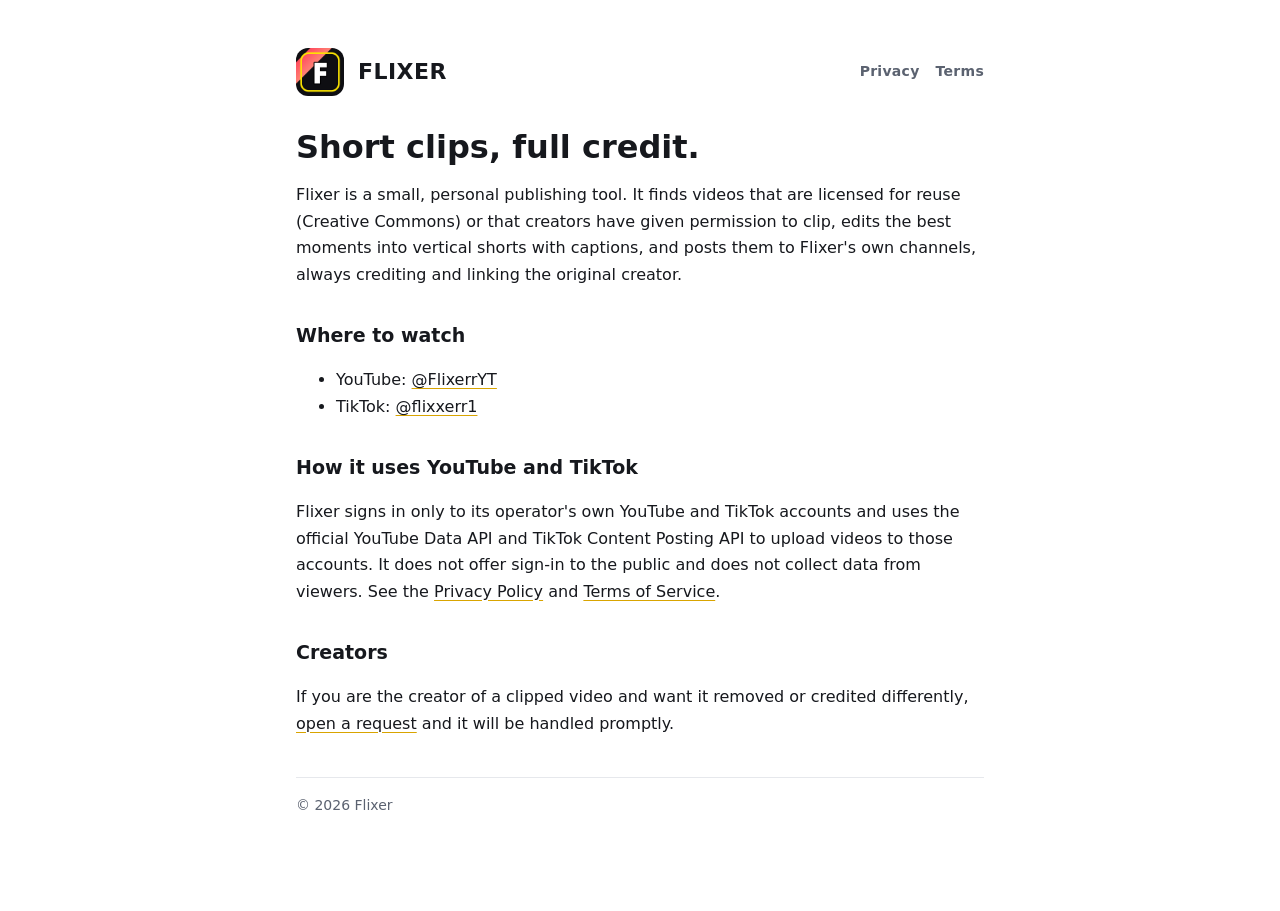
<file: index.html>
<!doctype html>
<html lang="en">
<head>
<meta charset="utf-8">
<meta name="viewport" content="width=device-width, initial-scale=1">
<title>Flixer</title>
<meta name="description" content="Flixer publishes short clips with full credit to the original creators on YouTube and TikTok.">
<link rel="icon" href="icon.png">
<link rel="stylesheet" href="style.css">
</head>
<body>
<main>
  <header><img src="icon.png" alt=""><a href="./">FLIXER</a>
    <nav><a href="privacy.html">Privacy</a><a href="terms.html">Terms</a></nav></header>
  <h1>Short clips, full credit.</h1>
  <p>Flixer is a small, personal publishing tool. It finds videos that are licensed for reuse (Creative Commons) or that creators have given permission to clip, edits the best moments into vertical shorts with captions, and posts them to Flixer's own channels, always crediting and linking the original creator.</p>
  <h2>Where to watch</h2>
  <ul>
    <li>YouTube: <a href="https://www.youtube.com/@FlixerrYT">@FlixerrYT</a></li>
    <li>TikTok: <a href="https://www.tiktok.com/@flixxerr1">@flixxerr1</a></li>
  </ul>
  <h2>How it uses YouTube and TikTok</h2>
  <p>Flixer signs in only to its operator's own YouTube and TikTok accounts and uses the official YouTube Data API and TikTok Content Posting API to upload videos to those accounts. It does not offer sign-in to the public and does not collect data from viewers. See the <a href="privacy.html">Privacy Policy</a> and <a href="terms.html">Terms of Service</a>.</p>
  <h2>Creators</h2>
  <p>If you are the creator of a clipped video and want it removed or credited differently, <a href="https://github.com/T0RAA/flixer-site/issues/new">open a request</a> and it will be handled promptly.</p>
  <hr><p class="muted">© 2026 Flixer</p>
</main>
</body>
</html>
</file>
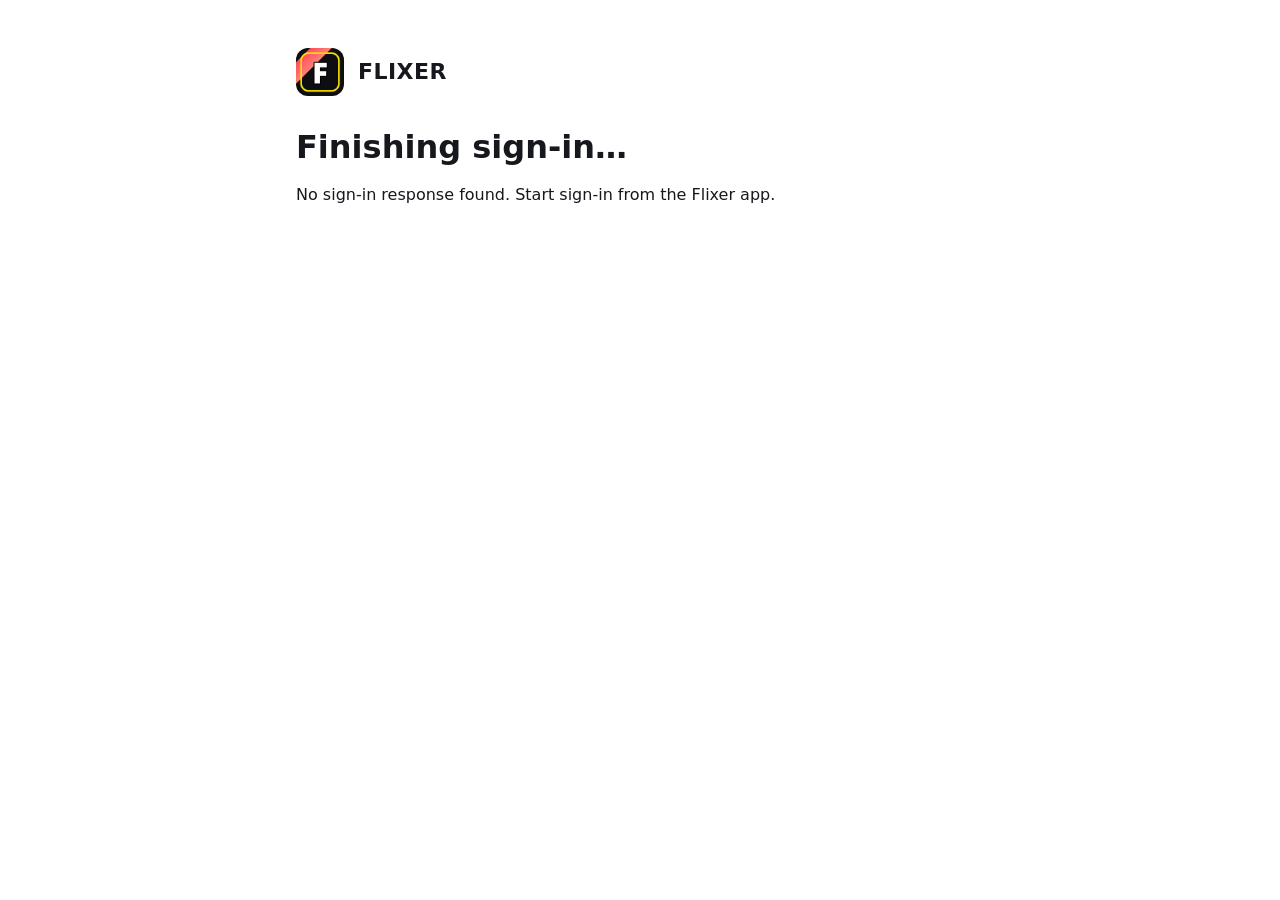
<file: callback.html>
<!doctype html>
<html lang="en">
<head>
<meta charset="utf-8">
<meta name="viewport" content="width=device-width, initial-scale=1">
<meta name="robots" content="noindex">
<title>Flixer sign-in</title>
<link rel="icon" href="icon.png">
<link rel="stylesheet" href="style.css">
</head>
<body>
<main>
  <header><img src="icon.png" alt=""><a href="./">FLIXER</a></header>
  <h1>Finishing sign-in…</h1>
  <p id="msg">Handing the sign-in back to the Flixer app on this computer.</p>
  <script>
    // TikTok redirects here with ?code=&state=. Pass them to the Flixer app's local listener.
    // Nothing is stored or sent anywhere else.
    var q = location.search;
    if (/[?&]code=/.test(q) || /[?&]error=/.test(q)) {
      location.replace("http://127.0.0.1:8765/callback" + q);
    } else {
      document.getElementById("msg").textContent = "No sign-in response found. Start sign-in from the Flixer app.";
    }
  </script>
</main>
</body>
</html>
</file>
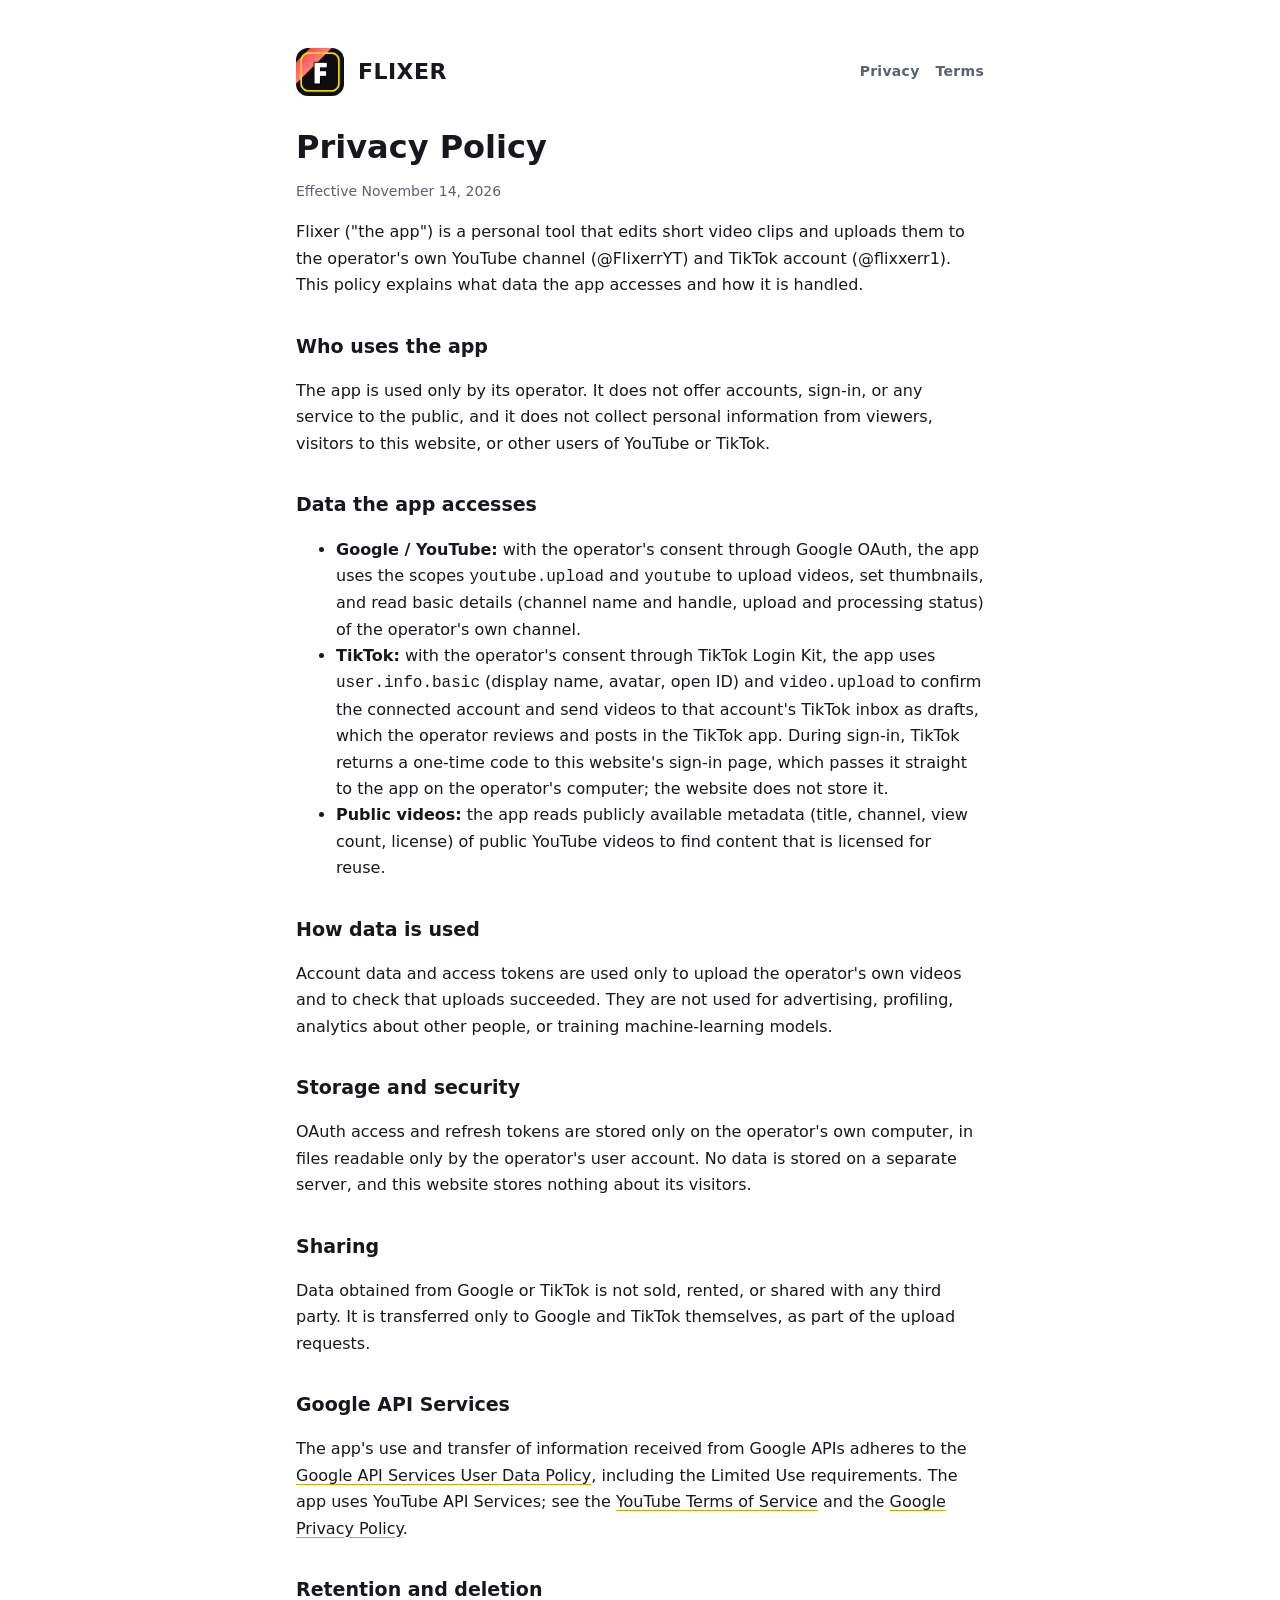
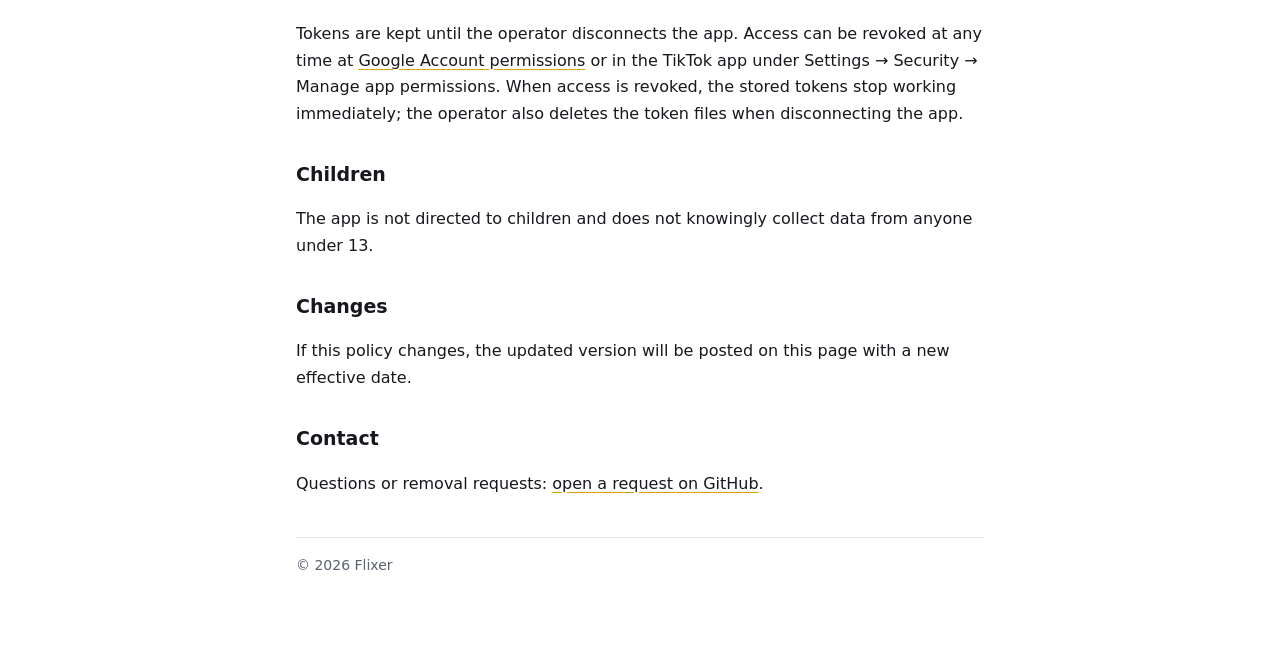
<file: privacy.html>
<!doctype html>
<html lang="en">
<head>
<meta charset="utf-8">
<meta name="viewport" content="width=device-width, initial-scale=1">
<title>Flixer Privacy Policy</title>
<meta name="description" content="How the Flixer app handles data from YouTube and TikTok.">
<link rel="icon" href="icon.png">
<link rel="stylesheet" href="style.css">
</head>
<body>
<main>
  <header><img src="icon.png" alt=""><a href="./">FLIXER</a>
    <nav><a href="privacy.html">Privacy</a><a href="terms.html">Terms</a></nav></header>
  <h1>Privacy Policy</h1>
  <p class="muted">Effective November 14, 2026</p>

  <p>Flixer ("the app") is a personal tool that edits short video clips and uploads them to the operator's own YouTube channel (@FlixerrYT) and TikTok account (@flixxerr1). This policy explains what data the app accesses and how it is handled.</p>

  <h2>Who uses the app</h2>
  <p>The app is used only by its operator. It does not offer accounts, sign-in, or any service to the public, and it does not collect personal information from viewers, visitors to this website, or other users of YouTube or TikTok.</p>

  <h2>Data the app accesses</h2>
  <ul>
    <li><strong>Google / YouTube:</strong> with the operator's consent through Google OAuth, the app uses the scopes <code>youtube.upload</code> and <code>youtube</code> to upload videos, set thumbnails, and read basic details (channel name and handle, upload and processing status) of the operator's own channel.</li>
    <li><strong>TikTok:</strong> with the operator's consent through TikTok Login Kit, the app uses <code>user.info.basic</code> (display name, avatar, open ID) and <code>video.upload</code> to confirm the connected account and send videos to that account's TikTok inbox as drafts, which the operator reviews and posts in the TikTok app. During sign-in, TikTok returns a one-time code to this website's sign-in page, which passes it straight to the app on the operator's computer; the website does not store it.</li>
    <li><strong>Public videos:</strong> the app reads publicly available metadata (title, channel, view count, license) of public YouTube videos to find content that is licensed for reuse.</li>
  </ul>

  <h2>How data is used</h2>
  <p>Account data and access tokens are used only to upload the operator's own videos and to check that uploads succeeded. They are not used for advertising, profiling, analytics about other people, or training machine-learning models.</p>

  <h2>Storage and security</h2>
  <p>OAuth access and refresh tokens are stored only on the operator's own computer, in files readable only by the operator's user account. No data is stored on a separate server, and this website stores nothing about its visitors.</p>

  <h2>Sharing</h2>
  <p>Data obtained from Google or TikTok is not sold, rented, or shared with any third party. It is transferred only to Google and TikTok themselves, as part of the upload requests.</p>

  <h2>Google API Services</h2>
  <p>The app's use and transfer of information received from Google APIs adheres to the <a href="https://developers.google.com/terms/api-services-user-data-policy">Google API Services User Data Policy</a>, including the Limited Use requirements. The app uses YouTube API Services; see the <a href="https://www.youtube.com/t/terms">YouTube Terms of Service</a> and the <a href="https://policies.google.com/privacy">Google Privacy Policy</a>.</p>

  <h2>Retention and deletion</h2>
  <p>Tokens are kept until the operator disconnects the app. Access can be revoked at any time at <a href="https://myaccount.google.com/permissions">Google Account permissions</a> or in the TikTok app under Settings → Security → Manage app permissions. When access is revoked, the stored tokens stop working immediately; the operator also deletes the token files when disconnecting the app.</p>

  <h2>Children</h2>
  <p>The app is not directed to children and does not knowingly collect data from anyone under 13.</p>

  <h2>Changes</h2>
  <p>If this policy changes, the updated version will be posted on this page with a new effective date.</p>

  <h2>Contact</h2>
  <p>Questions or removal requests: <a href="https://github.com/T0RAA/flixer-site/issues/new">open a request on GitHub</a>.</p>
  <hr><p class="muted">© 2026 Flixer</p>
</main>
</body>
</html>
</file>
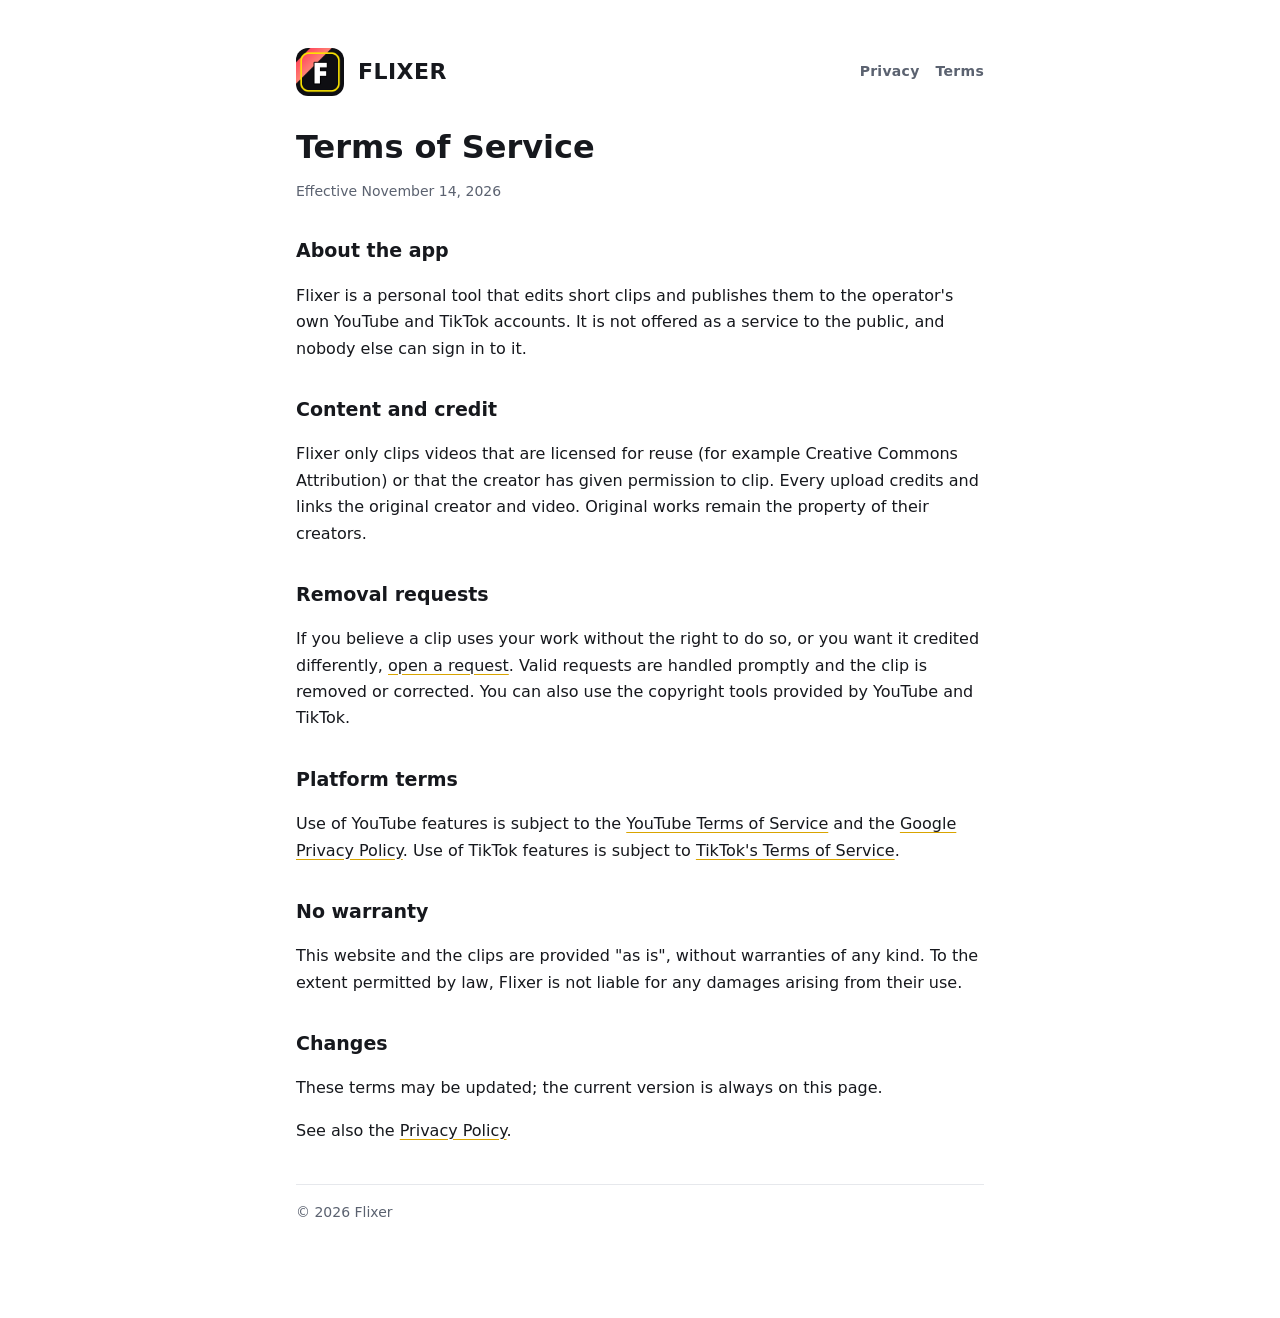
<file: terms.html>
<!doctype html>
<html lang="en">
<head>
<meta charset="utf-8">
<meta name="viewport" content="width=device-width, initial-scale=1">
<title>Flixer Terms of Service</title>
<meta name="description" content="Terms of Service for the Flixer app and website.">
<link rel="icon" href="icon.png">
<link rel="stylesheet" href="style.css">
</head>
<body>
<main>
  <header><img src="icon.png" alt=""><a href="./">FLIXER</a>
    <nav><a href="privacy.html">Privacy</a><a href="terms.html">Terms</a></nav></header>
  <h1>Terms of Service</h1>
  <p class="muted">Effective November 14, 2026</p>

  <h2>About the app</h2>
  <p>Flixer is a personal tool that edits short clips and publishes them to the operator's own YouTube and TikTok accounts. It is not offered as a service to the public, and nobody else can sign in to it.</p>

  <h2>Content and credit</h2>
  <p>Flixer only clips videos that are licensed for reuse (for example Creative Commons Attribution) or that the creator has given permission to clip. Every upload credits and links the original creator and video. Original works remain the property of their creators.</p>

  <h2>Removal requests</h2>
  <p>If you believe a clip uses your work without the right to do so, or you want it credited differently, <a href="https://github.com/T0RAA/flixer-site/issues/new">open a request</a>. Valid requests are handled promptly and the clip is removed or corrected. You can also use the copyright tools provided by YouTube and TikTok.</p>

  <h2>Platform terms</h2>
  <p>Use of YouTube features is subject to the <a href="https://www.youtube.com/t/terms">YouTube Terms of Service</a> and the <a href="https://policies.google.com/privacy">Google Privacy Policy</a>. Use of TikTok features is subject to <a href="https://www.tiktok.com/legal/terms-of-service">TikTok's Terms of Service</a>.</p>

  <h2>No warranty</h2>
  <p>This website and the clips are provided "as is", without warranties of any kind. To the extent permitted by law, Flixer is not liable for any damages arising from their use.</p>

  <h2>Changes</h2>
  <p>These terms may be updated; the current version is always on this page.</p>

  <p>See also the <a href="privacy.html">Privacy Policy</a>.</p>
  <hr><p class="muted">© 2026 Flixer</p>
</main>
</body>
</html>
</file>
<file: style.css>
:root { --bg: #ffffff; --fg: #16181d; --muted: #5b6270; --accent: #d9a400; --line: #e6e8ec; }
@media (prefers-color-scheme: dark) { :root { --bg: #111317; --fg: #eceef2; --muted: #9aa1ad; --accent: #ffd60a; --line: #262a31; } }
* { box-sizing: border-box; }
body { margin: 0; background: var(--bg); color: var(--fg); font: 16px/1.65 "Noto Sans", system-ui, -apple-system, sans-serif; }
main { max-width: 720px; margin: 0 auto; padding: 48px 16px 80px; }
header { display: flex; align-items: center; gap: 14px; margin-bottom: 32px; }
header img { width: 48px; height: 48px; border-radius: 12px; }
header a { color: var(--fg); text-decoration: none; font-weight: 900; font-size: 22px; letter-spacing: .02em; }
nav { margin-left: auto; display: flex; gap: 16px; font-size: 14px; }
nav a { color: var(--muted); font-weight: 600; font-size: 14px; }
h1 { font-size: 32px; line-height: 1.2; margin: 0 0 8px; }
h2 { font-size: 19px; margin: 32px 0 8px; }
p, li { color: var(--fg); }
.muted { color: var(--muted); font-size: 14px; }
a { color: inherit; text-decoration-color: var(--accent); text-underline-offset: 3px; }
hr { border: 0; border-top: 1px solid var(--line); margin: 40px 0 16px; }
@media (max-width: 520px) { header { flex-wrap: wrap; } nav { margin-left: 0; width: 100%; } }
</file>
